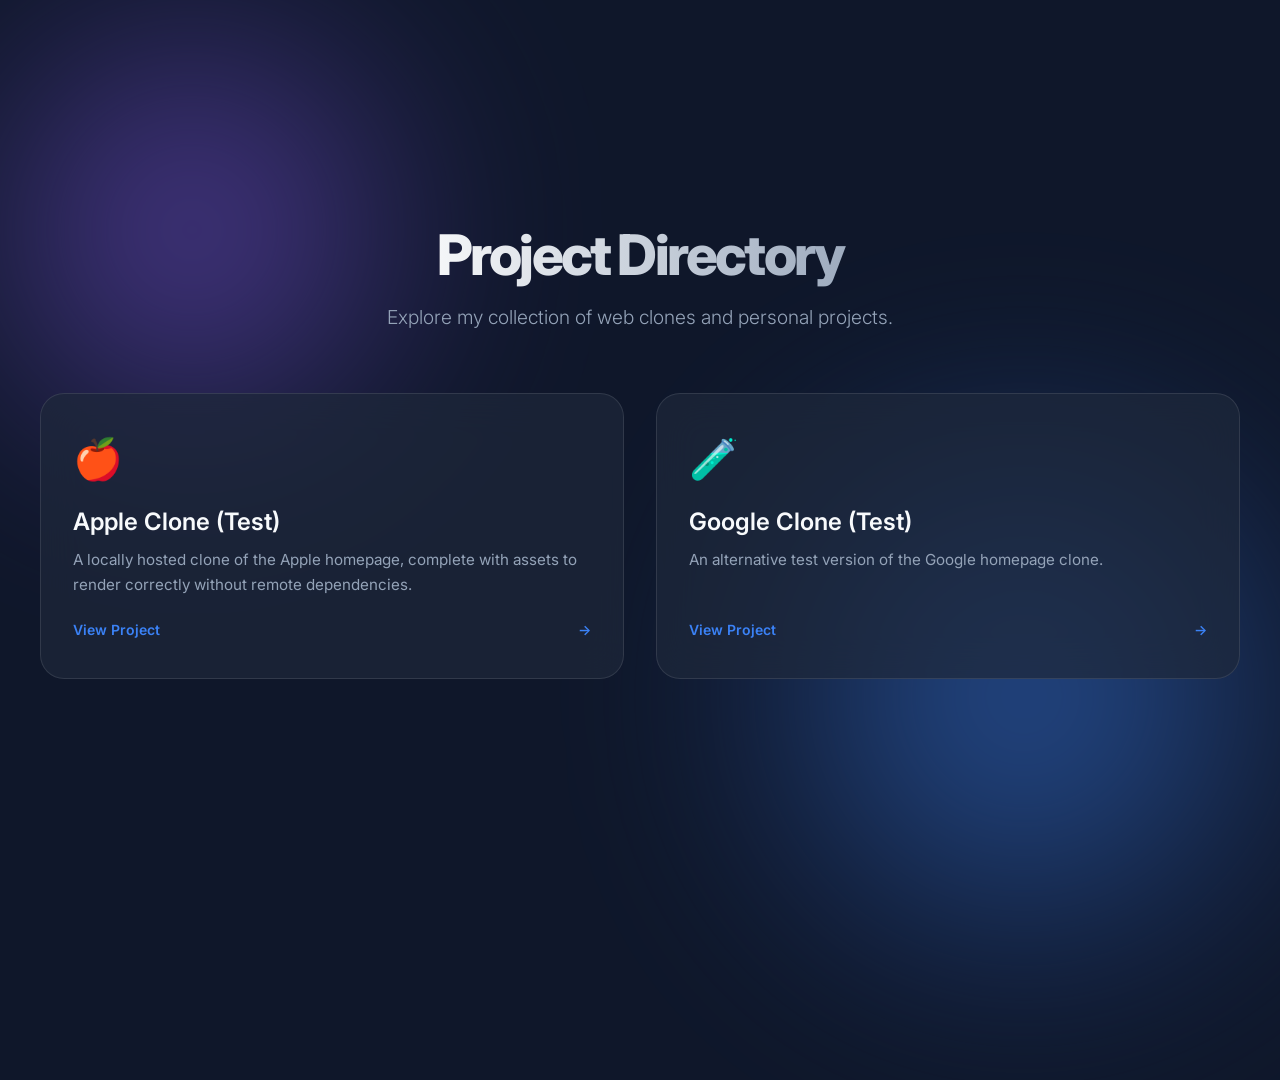
<file: index.html>
<!DOCTYPE html>
<html lang="en">

<head>
    <meta charset="UTF-8">
    <meta name="viewport" content="width=device-width, initial-scale=1.0">
    <title>Project Directory</title>
    <meta name="description" content="A menu of all web clones and personal projects.">
    <style>
        @import url('https://fonts.googleapis.com/css2?family=Inter:wght@300;400;600;800&display=swap');

        :root {
            --bg-color: #0f172a;
            --text-color: #f8fafc;
            --card-bg: rgba(30, 41, 59, 0.7);
            --card-border: rgba(255, 255, 255, 0.1);
            --accent-primary: #3b82f6;
            --accent-secondary: #8b5cf6;
        }

        * {
            box-sizing: border-box;
            margin: 0;
            padding: 0;
            font-family: 'Inter', sans-serif;
        }

        body {
            background-color: var(--bg-color);
            color: var(--text-color);
            min-height: 100vh;
            display: flex;
            flex-direction: column;
            align-items: center;
            justify-content: center;
            padding: 2rem;
            position: relative;
            overflow: hidden;
        }

        /* Ambient Background Effects */
        .ambient-blob {
            position: absolute;
            filter: blur(100px);
            z-index: -1;
            opacity: 0.6;
            animation: float 10s infinite alternate ease-in-out;
        }

        .blob-1 {
            top: -10%;
            left: -10%;
            width: 50vw;
            height: 50vw;
            background: radial-gradient(circle, var(--accent-secondary), transparent 60%);
        }

        .blob-2 {
            bottom: -20%;
            right: -10%;
            width: 60vw;
            height: 60vw;
            background: radial-gradient(circle, var(--accent-primary), transparent 60%);
            animation-delay: -5s;
        }

        @keyframes float {
            0% {
                transform: translate(0, 0) scale(1);
            }

            100% {
                transform: translate(30px, 50px) scale(1.1);
            }
        }

        header {
            text-align: center;
            margin-bottom: 4rem;
            z-index: 1;
        }

        h1 {
            font-size: 3.5rem;
            font-weight: 800;
            margin-bottom: 1rem;
            background: linear-gradient(to right, #fff, #94a3b8);
            background-clip: text;
            -webkit-background-clip: text;
            color: transparent;
            -webkit-text-fill-color: transparent;
            letter-spacing: -0.05em;
        }

        p.subtitle {
            font-size: 1.2rem;
            color: #94a3b8;
            font-weight: 300;
            max-width: 600px;
            margin: 0 auto;
        }

        .grid-container {
            display: grid;
            grid-template-columns: repeat(auto-fit, minmax(300px, 1fr));
            gap: 2rem;
            width: 100%;
            max-width: 1200px;
            z-index: 1;
        }

        .card {
            background: var(--card-bg);
            border: 1px solid var(--card-border);
            border-radius: 24px;
            padding: 2.5rem 2rem;
            text-decoration: none;
            color: inherit;
            transition: all 0.4s cubic-bezier(0.4, 0, 0.2, 1);
            backdrop-filter: blur(20px);
            -webkit-backdrop-filter: blur(20px);
            display: flex;
            flex-direction: column;
            position: relative;
            overflow: hidden;
        }

        .card::before {
            content: '';
            position: absolute;
            top: 0;
            left: 0;
            right: 0;
            height: 4px;
            background: linear-gradient(90deg, var(--accent-primary), var(--accent-secondary));
            opacity: 0;
            transition: opacity 0.4s ease;
        }

        .card:hover {
            transform: translateY(-10px);
            box-shadow: 0 20px 40px rgba(0, 0, 0, 0.4);
            border-color: rgba(255, 255, 255, 0.2);
        }

        .card:hover::before {
            opacity: 1;
        }

        .card-icon {
            font-size: 2.5rem;
            margin-bottom: 1.5rem;
            display: inline-block;
            transition: transform 0.4s ease;
        }

        .card:hover .card-icon {
            transform: scale(1.1) rotate(5deg);
        }

        .card h2 {
            font-size: 1.5rem;
            margin-bottom: 0.75rem;
            font-weight: 600;
        }

        .card p {
            color: #94a3b8;
            font-size: 0.95rem;
            line-height: 1.6;
            margin-bottom: 1.5rem;
            flex-grow: 1;
        }

        .card-footer {
            display: flex;
            align-items: center;
            justify-content: space-between;
            font-size: 0.875rem;
            color: var(--accent-primary);
            font-weight: 600;
        }

        .arrow {
            transition: transform 0.3s ease;
        }

        .card:hover .arrow {
            transform: translateX(5px);
        }

        @media (max-width: 768px) {
            h1 {
                font-size: 2.5rem;
            }

            .grid-container {
                gap: 1.5rem;
            }

            .card {
                padding: 2rem 1.5rem;
            }
        }
    </style>
</head>

<body>
    <div class="ambient-blob blob-1"></div>
    <div class="ambient-blob blob-2"></div>

    <header>
        <h1>Project Directory</h1>
        <p class="subtitle">Explore my collection of web clones and personal projects.</p>
    </header>

    <div class="grid-container">
        <a href="apple/apple_test.html" class="card">
            <span class="card-icon">🍎</span>
            <h2>Apple Clone (Test)</h2>
            <p>A locally hosted clone of the Apple homepage, complete with assets to render correctly without remote
                dependencies.</p>
            <div class="card-footer">
                <span>View Project</span>
                <span class="arrow">→</span>
            </div>
        </a>

        <a href="google/google_test.html" class="card">
            <span class="card-icon">🧪</span>
            <h2>Google Clone (Test)</h2>
            <p>An alternative test version of the Google homepage clone.</p>
            <div class="card-footer">
                <span>View Project</span>
                <span class="arrow">→</span>
            </div>
        </a>
    </div>
</body>

</html>
</file>
